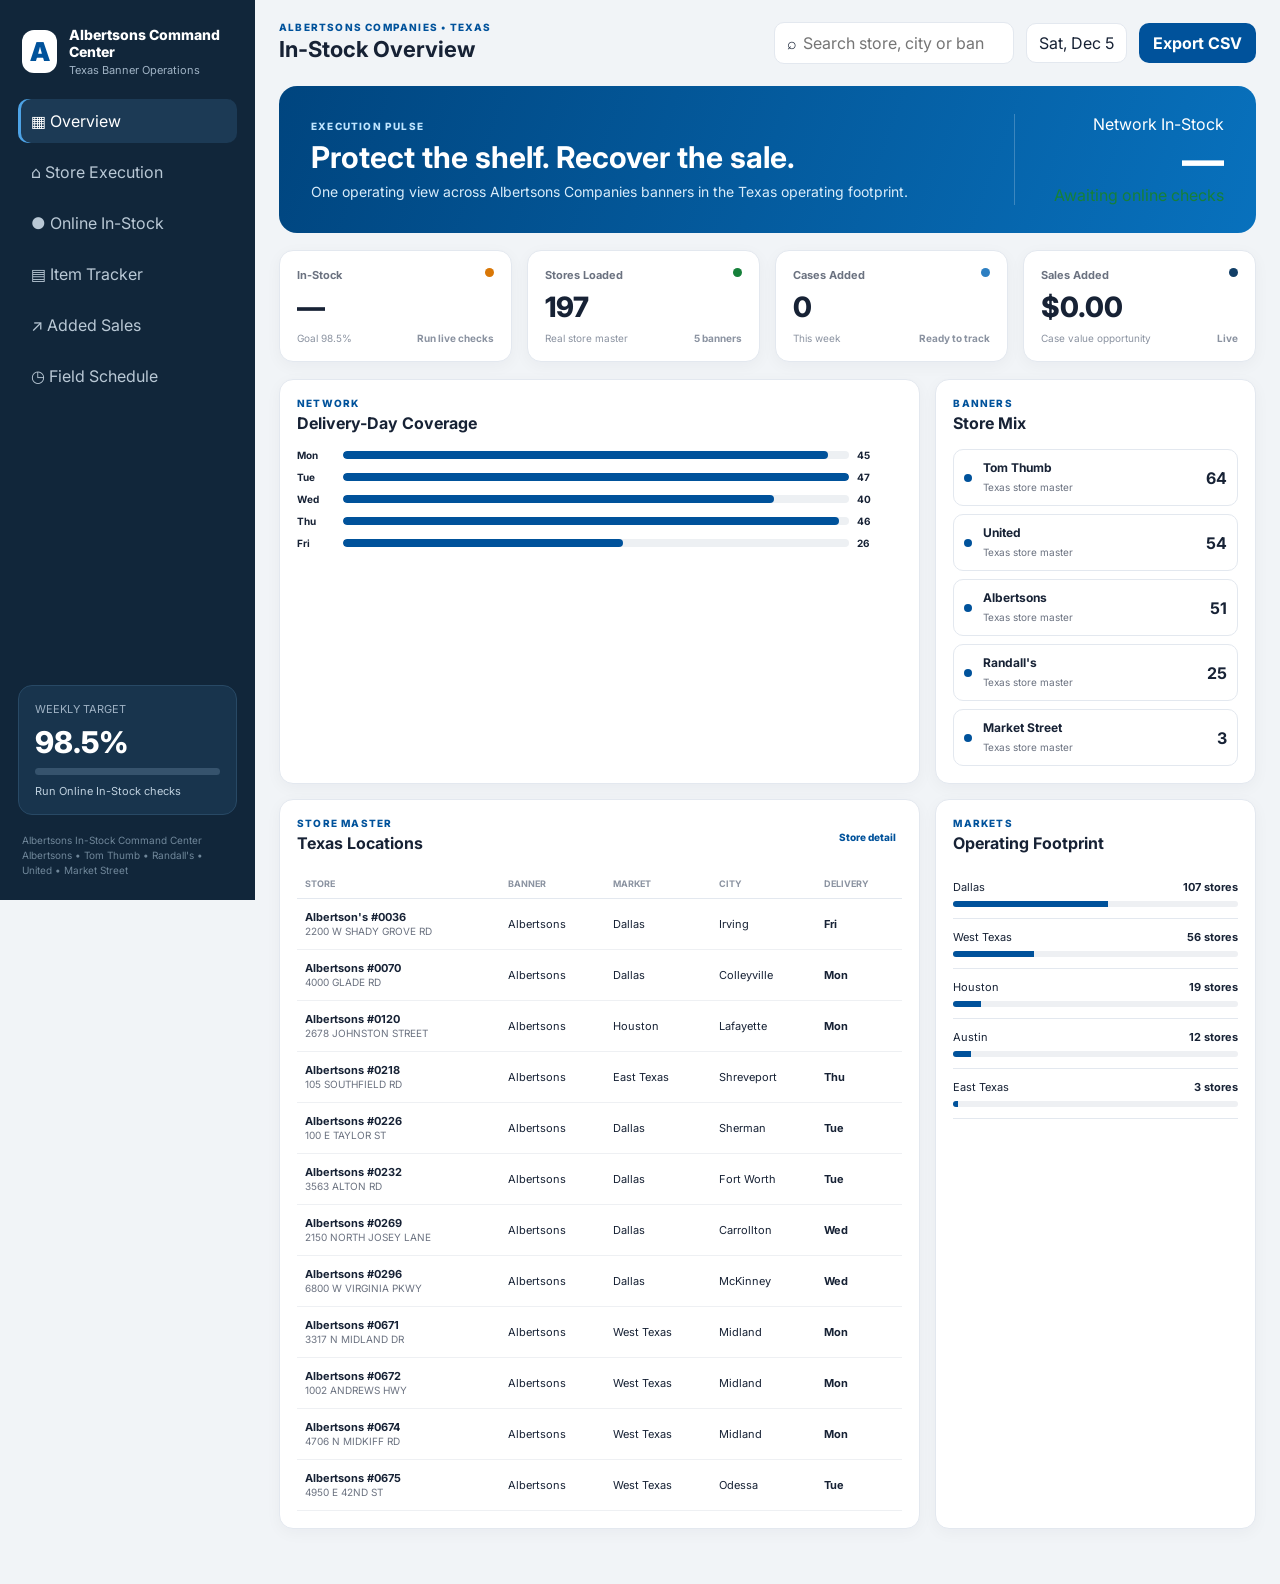
<file: index.html>
<!DOCTYPE html>
<html lang="en">
<head><meta charset="UTF-8"><meta name="viewport" content="width=device-width,initial-scale=1"><meta name="theme-color" content="#00529b"><title>Albertsons In-Stock Command Center</title><link rel="preconnect" href="https://fonts.googleapis.com"><link rel="preconnect" href="https://fonts.gstatic.com" crossorigin><link href="https://fonts.googleapis.com/css2?family=Inter:wght@400;500;600;700;800&display=swap" rel="stylesheet"><link rel="stylesheet" href="styles.css"></head>
<body><div class="app-shell"><aside class="sidebar" id="sidebar"><div class="brand-block"><div class="brand-mark">A</div><div><div class="brand-title">Albertsons Command Center</div><div class="brand-subtitle">Texas Banner Operations</div></div></div><nav class="nav"><button class="nav-item active" data-view="overview">▦ Overview</button><button class="nav-item" data-view="stores">⌂ Store Execution</button><button class="nav-item" data-view="online">● Online In-Stock</button><button class="nav-item" data-view="items">▤ Item Tracker</button><button class="nav-item" data-view="sales">↗ Added Sales</button><button class="nav-item" data-view="schedule">◷ Field Schedule</button></nav><div class="sidebar-card"><div class="sidebar-card-label">Weekly Target</div><div class="sidebar-card-value">98.5%</div><div class="progress-track"><div class="progress-fill" id="sidebarProgress"></div></div><div class="sidebar-card-foot" id="sidebarGap"></div></div><div class="sidebar-footer">Albertsons In-Stock Command Center<br><span>Albertsons • Tom Thumb • Randall's • United • Market Street</span></div></aside><main class="main-content"><header class="topbar"><div class="topbar-left"><button class="menu-btn" id="menuBtn">☰</button><div><div class="eyebrow">ALBERTSONS COMPANIES • TEXAS</div><h1 id="pageTitle">In-Stock Overview</h1></div></div><div class="topbar-actions"><label class="search-box">⌕ <input id="globalSearch" type="search" placeholder="Search store, city or banner…"></label><div class="date-chip" id="todayLabel"></div><button class="primary-btn" id="exportBtn">Export CSV</button></div></header>
<section class="view active" id="overviewView"><div class="hero-panel"><div><div class="hero-kicker">EXECUTION PULSE</div><h2>Protect the shelf. Recover the sale.</h2><p>One operating view across Albertsons Companies banners in the Texas operating footprint.</p></div><div class="hero-score"><div class="score-label">Network In-Stock</div><div class="score-value" id="heroInstock"></div><div class="score-delta positive" id="heroSub">Awaiting online checks</div></div></div><div class="kpi-grid"><article class="kpi-card"><div class="kpi-top">In-Stock <span class="status-dot amber"></span></div><div class="kpi-value" id="kpiInstock"></div><div class="kpi-foot">Goal 98.5% <strong id="kpiGap"></strong></div></article><article class="kpi-card"><div class="kpi-top">Stores Loaded <span class="status-dot green"></span></div><div class="kpi-value" id="kpiGreen"></div><div class="kpi-foot">Real store master <strong id="greenPct"></strong></div></article><article class="kpi-card"><div class="kpi-top">Cases Added <span class="status-dot blue"></span></div><div class="kpi-value" id="kpiCases">0</div><div class="kpi-foot">This week <strong id="caseTrend">Ready to track</strong></div></article><article class="kpi-card"><div class="kpi-top">Sales Added <span class="status-dot navy"></span></div><div class="kpi-value" id="kpiDollars">$0</div><div class="kpi-foot">Case value opportunity <strong id="dollarTrend">Live</strong></div></article></div><div class="content-grid"><article class="panel"><div class="panel-head"><div><div class="panel-kicker">NETWORK</div><h3>Delivery-Day Coverage</h3></div></div><div id="dowBars" class="bar-list"></div></article><article class="panel"><div class="panel-head"><div><div class="panel-kicker">BANNERS</div><h3>Store Mix</h3></div></div><div id="priorityList" class="priority-list"></div></article></div><div class="content-grid"><article class="panel"><div class="panel-head"><div><div class="panel-kicker">STORE MASTER</div><h3>Texas Locations</h3></div><button class="text-btn" data-jump="stores">Store detail</button></div><div class="table-wrap"><table><thead><tr><th>Store</th><th>Banner</th><th>Market</th><th>City</th><th>Delivery</th></tr></thead><tbody id="overviewStoreRows"></tbody></table></div></article><article class="panel"><div class="panel-head"><div><div class="panel-kicker">MARKETS</div><h3>Operating Footprint</h3></div></div><div id="marketMix" class="impact-list"></div></article></div></section>
<section class="view" id="storesView"><div class="section-intro"><div><div class="eyebrow">STORE EXECUTION</div><h2>Texas store master</h2><p>Filter the network by banner, market and city.</p></div><div class="filter-row"><select id="bannerFilter"><option value="all">All banners</option></select><select id="marketFilter"><option value="all">All markets</option></select><select id="cityFilter"><option value="all">All cities</option></select></div></div><article class="panel"><div class="table-wrap"><table class="data-table"><thead><tr><th>Store</th><th>Banner</th><th>Market</th><th>City</th><th>Address</th><th>Delivery</th><th>Online In-Stock</th><th>Execution</th></tr></thead><tbody id="storeRows"></tbody></table></div></article></section>
<section class="view" id="onlineView"><div class="section-intro"><div><div class="eyebrow">LIVE ONLINE SIGNAL</div><h2>Store × product availability</h2><p>Run the known CJ Schwan's product set against an Albertsons Companies store using the store-specific online inventory signal.</p></div><div class="filter-row"><select id="onlineBanner"><option value="albertsons">Albertsons</option><option value="tomthumb" selected>Tom Thumb</option><option value="randalls">Randall's</option><option value="united">United</option><option value="marketstreet">Market Street</option></select><input id="onlineStore" value="2963" placeholder="Store #" style="border:1px solid var(--line);border-radius:9px;padding:8px 10px"><button class="primary-btn" id="runOnline">Run Live Check</button></div></div><div class="kpi-grid"><article class="kpi-card"><div class="kpi-top">Products Found</div><div class="kpi-value" id="onlineFound">—</div></article><article class="kpi-card"><div class="kpi-top">Available</div><div class="kpi-value" id="onlineAvailable">—</div></article><article class="kpi-card"><div class="kpi-top">Unavailable</div><div class="kpi-value" id="onlineUnavailable">—</div></article><article class="kpi-card"><div class="kpi-top">Online In-Stock</div><div class="kpi-value" id="onlinePct">—</div></article></div><article class="panel"><div class="panel-head"><div><div class="panel-kicker">LIVE RESULT</div><h3 id="onlineTitle">Tom Thumb #2963</h3></div><span id="onlineStatus" class="pill watch">READY</span></div><div class="table-wrap"><table class="data-table"><thead><tr><th>Product</th><th>Product ID</th><th>UPC</th><th>Price</th><th>Aisle</th><th>Pickup</th><th>Delivery</th><th>In Store</th><th>Signal</th></tr></thead><tbody id="onlineRows"><tr><td colspan="9"><small>Run a live check to populate store-level availability.</small></td></tr></tbody></table></div></article></section>
<section class="view" id="itemsView"><div class="section-intro"><div><div class="eyebrow">ITEM TRACKER</div><h2>Close the item-level gap</h2><p>Set status, add cases, and automatically convert action into sales opportunity.</p></div><div class="filter-row"><select id="categoryFilter"><option value="all">All categories</option></select><select id="itemStatusFilter"><option value="all">All statuses</option><option>Open</option><option>Added</option><option>Verified</option></select></div></div><article class="panel"><div class="table-wrap"><table class="data-table item-table"><thead><tr><th>Priority</th><th>Item</th><th>Category</th><th>Store</th><th>In-Stock</th><th>Status</th><th>Qty Added</th><th>$/Case</th><th>Sales Added</th></tr></thead><tbody id="itemRows"></tbody></table></div></article></section>
<section class="view" id="salesView"><div class="section-intro"><div><div class="eyebrow">ADDED SALES</div><h2>Measure the intervention</h2><p>Cases added in Item Tracker roll directly into weekly case and dollar impact.</p></div></div><div class="kpi-grid"><article class="kpi-card"><div class="kpi-top">Total Cases</div><div class="kpi-value" id="salesCases">0</div></article><article class="kpi-card"><div class="kpi-top">Total $ Added</div><div class="kpi-value" id="salesDollars">$0</div></article><article class="kpi-card"><div class="kpi-top">Items Actioned</div><div class="kpi-value" id="salesItems">0</div></article><article class="kpi-card"><div class="kpi-top">Avg $ / Action</div><div class="kpi-value" id="salesAvg">$0</div></article></div><div class="content-grid"><article class="panel"><div class="panel-head"><div><div class="panel-kicker">WEEKLY IMPACT</div><h3>Sales Added by Day</h3></div></div><div class="chart-wrap"><canvas id="salesChart"></canvas></div></article><article class="panel"><div class="panel-head"><div><div class="panel-kicker">MIX</div><h3>Top Added Categories</h3></div></div><div id="categoryImpact" class="impact-list"></div></article></div><article class="panel sales-detail"><div class="panel-head"><div><div class="panel-kicker">ACTION DETAIL</div><h3>Where the added sales came from</h3></div></div><div class="table-wrap"><table><thead><tr><th>Item</th><th>Store</th><th>Category</th><th>Cases</th><th>$/Case</th><th>Sales Added</th></tr></thead><tbody id="salesDetailRows"></tbody></table></div></article></section>
<section class="view" id="scheduleView"><div class="section-intro"><div><div class="eyebrow">FIELD SCHEDULE</div><h2>Delivery rhythm</h2><p>Generated directly from the store-level delivery schedules you provided.</p></div></div><div class="schedule-grid" id="scheduleGrid"></div></section></main></div><div class="toast" id="toast"></div><script src="data/stores-albertsons.js"></script><script src="data/stores-tom-thumb.js"></script><script src="data/stores-randalls.js"></script><script src="data/stores-united.js"></script><script src="data/stores-market-street.js"></script><script src="data/products-cjs.js"></script><script src="data.js"></script><script src="app.js"></script></body></html>
</file>
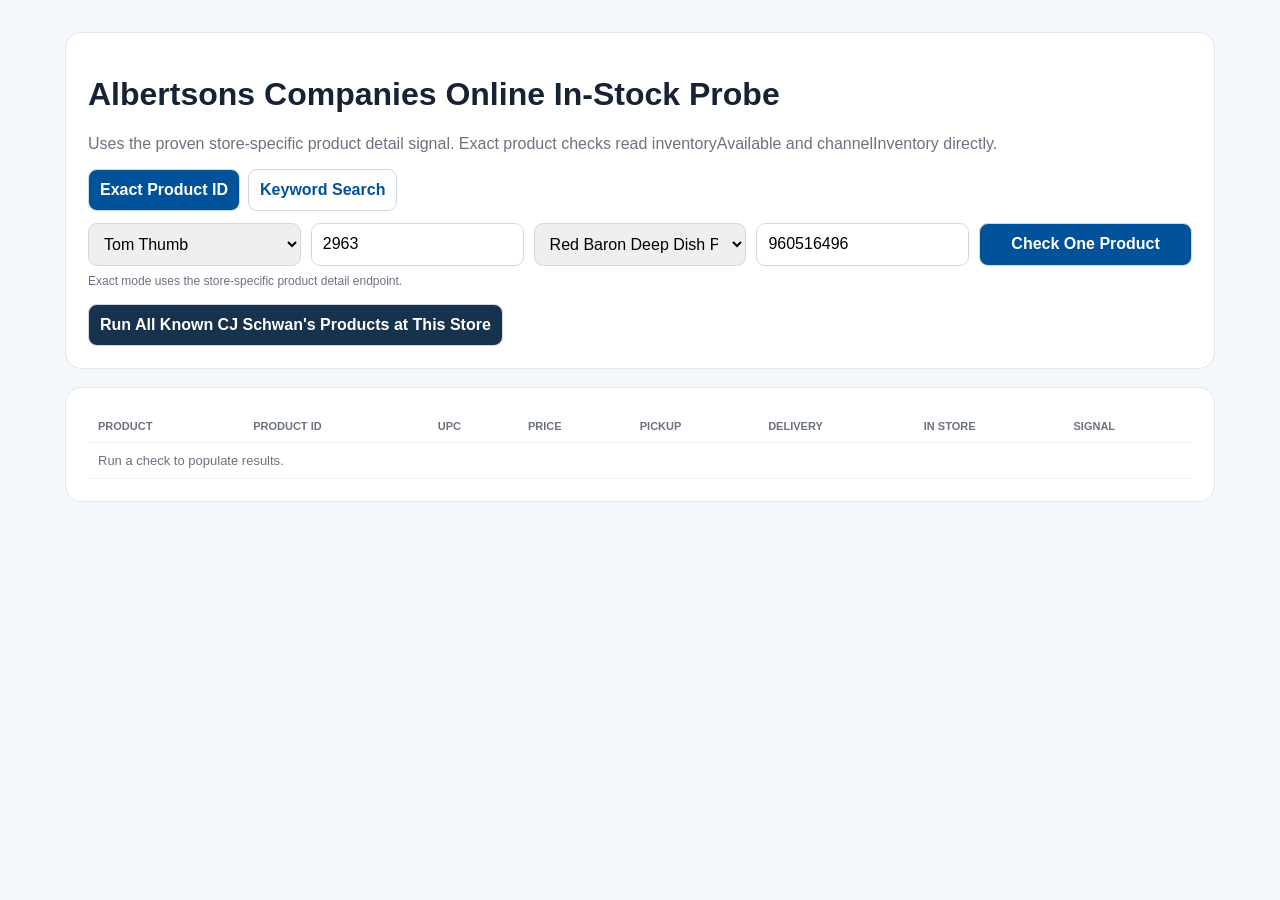
<file: probe.html>
<!doctype html><html><head><meta charset="utf-8"><meta name="viewport" content="width=device-width,initial-scale=1"><title>Albertsons Online Signal Probe</title><style>body{font-family:Inter,Arial,sans-serif;background:#f4f7fb;color:#172235;margin:0;padding:32px}.wrap{max-width:1150px;margin:auto}.card{background:#fff;border:1px solid #dfe7ef;border-radius:16px;padding:22px;margin-bottom:18px}.grid{display:grid;grid-template-columns:repeat(5,minmax(0,1fr));gap:10px}input,select,button{padding:11px;border:1px solid #cfd8e3;border-radius:9px;font:inherit}button{background:#00529b;color:white;font-weight:700;cursor:pointer}.secondary{background:#17324d}.status{font-weight:800}.good{color:#16803a}.bad{color:#b42318}.muted{color:#6b7280}.hint{font-size:12px;color:#6b7280;margin-top:8px}.summary{display:grid;grid-template-columns:repeat(4,1fr);gap:10px;margin-top:14px}.metric{border:1px solid #e3e8ef;border-radius:12px;padding:12px}.metric strong{display:block;font-size:24px;margin-top:5px}table{width:100%;border-collapse:collapse}th,td{text-align:left;padding:10px;border-bottom:1px solid #edf1f5;font-size:13px}th{font-size:11px;text-transform:uppercase;color:#6b7280}.mode{display:flex;gap:8px;flex-wrap:wrap;margin:12px 0}.mode button{background:#fff;color:#00529b}.mode button.active{background:#00529b;color:#fff}.pill{display:inline-block;padding:4px 7px;border-radius:999px;font-size:11px;font-weight:800}.pill.good{background:#e8f7ee}.pill.bad{background:#fde8ea}@media(max-width:820px){.grid,.summary{grid-template-columns:1fr 1fr}}@media(max-width:520px){.grid,.summary{grid-template-columns:1fr}}</style></head><body><div class="wrap"><div class="card"><h1>Albertsons Companies Online In-Stock Probe</h1><p class="muted">Uses the proven store-specific product detail signal. Exact product checks read inventoryAvailable and channelInventory directly.</p><div class="mode"><button class="active" id="modeExact">Exact Product ID</button><button id="modeKeyword">Keyword Search</button></div><div class="grid"><select id="banner"><option value="albertsons">Albertsons</option><option value="tomthumb" selected>Tom Thumb</option><option value="randalls">Randall's</option><option value="united">United</option><option value="marketstreet">Market Street</option></select><input id="store" value="2963" placeholder="Store #"><select id="preset"><option value="960516496">Red Baron Deep Dish Pepperoni — 960516496</option><option value="960225277">Bibigo Pork & Vegetable Mini Wontons — 960225277</option><option value="960225276">Bibigo Chicken & Vegetable Mini Wontons — 960225276</option></select><input id="q" value="960516496" placeholder="Product ID / keyword"><button id="run">Check One Product</button></div><div class="hint" id="hint">Exact mode uses the store-specific product detail endpoint.</div><p id="msg" class="status"></p><button class="secondary" id="runBatch">Run All Known CJ Schwan's Products at This Store</button><div class="summary" id="summary" style="display:none"><div class="metric">Products Found<strong id="found">0</strong></div><div class="metric">Available<strong id="available">0</strong></div><div class="metric">Unavailable<strong id="unavailable">0</strong></div><div class="metric">Online In-Stock<strong id="instock">—</strong></div></div></div><div class="card"><table><thead><tr><th>Product</th><th>Product ID</th><th>UPC</th><th>Price</th><th>Pickup</th><th>Delivery</th><th>In Store</th><th>Signal</th></tr></thead><tbody id="rows"><tr><td colspan="8" class="muted">Run a check to populate results.</td></tr></tbody></table></div></div><script src="data/products-cjs.js"></script><script>const $=s=>document.querySelector(s);let mode='exact';function setMode(m){mode=m;$('#modeExact').classList.toggle('active',m==='exact');$('#modeKeyword').classList.toggle('active',m==='keyword');$('#preset').style.display=m==='exact'?'block':'none';$('#q').value=m==='exact'?$('#preset').value:'Red Baron';$('#q').placeholder=m==='exact'?'Product ID':'Keyword';$('#hint').textContent=m==='exact'?'Exact mode uses the store-specific product detail endpoint.':'Keyword mode is for discovery only.'}$('#modeExact').onclick=()=>setMode('exact');$('#modeKeyword').onclick=()=>setMode('keyword');$('#preset').onchange=()=>{$('#q').value=$('#preset').value};function signal(x){return x.available?'AVAILABLE':String(x.inventoryAvailable)==='0'?'UNAVAILABLE':'UNKNOWN'}function row(x){const ci=x.channelInventory||{};return `<tr><td><strong>${x.name||'—'}</strong></td><td>${x.pid||x.productId||'—'}</td><td>${x.upc||'—'}</td><td>${x.price??'—'}</td><td>${ci.pickup??'—'}</td><td>${ci.delivery??'—'}</td><td>${ci.instore??'—'}</td><td><span class="pill ${x.available?'good':'bad'}">${signal(x)}</span></td></tr>`}async function run(){const b=$('#banner').value,s=$('#store').value.trim(),q=$('#q').value.trim();$('#summary').style.display='none';$('#msg').className='status';$('#msg').textContent='Checking…';$('#rows').innerHTML='<tr><td colspan="8" class="muted">Loading…</td></tr>';try{const params=new URLSearchParams({banner:b,storeId:s});if(mode==='exact')params.set('productId',q);else{params.set('q',q);params.set('rows','25')}const r=await fetch(`/api/availability?${params}`),d=await r.json();if(!d.ok)throw new Error(d.error+(d.detail?`: ${d.detail}`:''));const view=d.matched||d.results||[];$('#msg').className='status '+(view.length?'good':'bad');$('#msg').textContent=view.length?`${view.length} product result for store ${s}`:`No product result for store ${s}`;$('#rows').innerHTML=view.length?view.map(row).join(''):'<tr><td colspan="8" class="muted">No result.</td></tr>'}catch(e){$('#msg').className='status bad';$('#msg').textContent=e.message;$('#rows').innerHTML='<tr><td colspan="8" class="muted">Probe failed.</td></tr>'}}async function runBatch(){const b=$('#banner').value,s=$('#store').value.trim(),ids=(window.CJS_PRODUCTS||[]).map(x=>x.productId);$('#msg').className='status';$('#msg').textContent=`Checking ${ids.length} known products…`;$('#rows').innerHTML='<tr><td colspan="8" class="muted">Loading store × product matrix…</td></tr>';try{const p=new URLSearchParams({banner:b,storeId:s,products:ids.join(',')}),r=await fetch(`/api/batch-availability?${p}`),d=await r.json();if(!d.ok)throw new Error(d.error+(d.detail?`: ${d.detail}`:''));$('#summary').style.display='grid';$('#found').textContent=d.found;$('#available').textContent=d.available;$('#unavailable').textContent=d.unavailable;$('#instock').textContent=d.inStockPct==null?'—':`${d.inStockPct}%`;$('#msg').className='status good';$('#msg').textContent=`Batch complete for store ${s}: ${d.available} available of ${d.found} products found.`;$('#rows').innerHTML=d.results.map(x=>x.found?row(x):`<tr><td><strong>${(window.CJS_PRODUCTS||[]).find(p=>p.productId===x.productId)?.name||x.productId}</strong></td><td>${x.productId}</td><td colspan="5" class="muted">Not found for this store</td><td><span class="pill bad">NOT FOUND</span></td></tr>`).join('')}catch(e){$('#msg').className='status bad';$('#msg').textContent=e.message;$('#rows').innerHTML='<tr><td colspan="8" class="muted">Batch probe failed.</td></tr>'}}$('#run').onclick=run;$('#runBatch').onclick=runBatch;</script></body></html>
</file>
<file: styles.css>
:root{--brand:#00529b;--brand2:#003f78;--ink:#172235;--muted:#6b7280;--line:#e3e8ef;--green:#16803a;--amber:#d97706;--blue:#2d7fc2;--navy:#123f67}*{box-sizing:border-box}html,body{margin:0;max-width:100%;overflow-x:hidden;font-family:Inter,system-ui,sans-serif;color:var(--ink);background:#f1f4f7}button,input,select{font:inherit}.app-shell{display:flex;min-height:100vh;max-width:100vw}.sidebar{width:255px;background:#11263a;color:#fff;padding:22px 18px;position:fixed;inset:0 auto 0 0;display:flex;flex-direction:column;z-index:20}.brand-block{display:flex;gap:12px;align-items:center;padding:4px 4px 22px}.brand-mark{width:43px;height:43px;background:#fff;color:var(--brand);border-radius:12px;display:grid;place-items:center;font-size:26px;font-weight:900}.brand-title{font-weight:800;font-size:14px}.brand-subtitle{font-size:11px;color:#9fb2c4;margin-top:3px}.nav{display:grid;gap:7px}.nav-item{border:0;background:transparent;color:#b9c8d5;text-align:left;padding:12px 13px;border-radius:10px;cursor:pointer}.nav-item:hover,.nav-item.active{background:#1c3a55;color:#fff}.nav-item.active{box-shadow:inset 3px 0 0 #4da3e6}.sidebar-card{margin-top:auto;background:#18344d;border:1px solid #284965;border-radius:14px;padding:16px}.sidebar-card-label{font-size:11px;color:#9fb2c4;text-transform:uppercase}.sidebar-card-value{font-size:30px;font-weight:800;margin:8px 0}.progress-track{height:7px;background:#36536d;border-radius:99px;overflow:hidden}.progress-fill{height:100%;background:#57a9e7}.sidebar-card-foot{font-size:11px;color:#bed0de;margin-top:9px}.sidebar-footer{font-size:10px;color:#70879a;padding:18px 4px 0;line-height:1.5}.main-content{margin-left:255px;width:calc(100vw - 255px);min-width:0;padding:0 24px 40px;overflow:hidden}.topbar{height:86px;display:flex;align-items:center;justify-content:space-between;gap:20px}.topbar-left,.topbar-actions{display:flex;align-items:center;gap:12px;min-width:0}.eyebrow,.panel-kicker,.hero-kicker{font-size:10px;font-weight:800;letter-spacing:.12em;color:var(--brand);text-transform:uppercase}.topbar h1{font-size:22px;margin:3px 0}.menu-btn{display:none}.search-box,.date-chip{background:#fff;border:1px solid var(--line);border-radius:10px;padding:9px 12px}.search-box input{border:0;outline:0;width:200px}.primary-btn{border:0;background:var(--brand);color:#fff;border-radius:10px;padding:10px 14px;font-weight:700;cursor:pointer}.view{display:none;min-width:0}.view.active{display:block}.hero-panel{background:linear-gradient(110deg,#00457f,#0871bd);color:#fff;border-radius:18px;padding:28px 32px;display:flex;justify-content:space-between;align-items:center}.hero-panel h2{font-size:30px;margin:7px 0 8px}.hero-panel p{max-width:650px;color:#d8ecfa;margin:0;font-size:14px}.hero-kicker{color:#bfe5ff}.hero-score{text-align:right;min-width:210px;border-left:1px solid #ffffff38;padding-left:28px}.score-value{font-size:42px;font-weight:800}.kpi-grid{display:grid;grid-template-columns:repeat(4,minmax(0,1fr));gap:15px;margin:17px 0}.kpi-card,.panel{min-width:0;background:#fff;border:1px solid var(--line);border-radius:14px;box-shadow:0 4px 16px #1722350a}.kpi-card,.panel{padding:17px}.kpi-top{display:flex;justify-content:space-between;color:var(--muted);font-size:11px;font-weight:700}.status-dot{width:9px;height:9px;border-radius:50%}.green{background:var(--green)}.amber{background:var(--amber)}.blue{background:var(--blue)}.navy{background:var(--navy)}.kpi-value{font-size:28px;font-weight:800;margin:8px 0}.kpi-foot{font-size:10px;color:#8b93a1;display:flex;justify-content:space-between}.content-grid{display:grid;grid-template-columns:minmax(0,2fr) minmax(260px,1fr);gap:15px;margin-bottom:15px}.panel-head{display:flex;align-items:center;justify-content:space-between;margin-bottom:12px}.panel-head h3{font-size:16px;margin:4px 0}.chart-wrap{height:240px;min-width:0}.chart-wrap canvas{width:100%;height:100%}.priority-list{display:grid;gap:8px}.priority-item{display:grid;grid-template-columns:9px 1fr auto;gap:10px;align-items:center;padding:10px;border:1px solid var(--line);border-radius:10px}.priority-dot{width:8px;height:8px;border-radius:50%;background:var(--brand)}.priority-main strong{font-size:12px;display:block}.priority-main span,small{font-size:10px;color:var(--muted)}.text-btn{border:0;background:transparent;color:var(--brand);font-size:10px;font-weight:800;cursor:pointer}.table-wrap{width:100%;max-width:100%;overflow-x:auto;overscroll-behavior-inline:contain}table{width:100%;border-collapse:collapse;min-width:560px}th{text-align:left;font-size:9px;text-transform:uppercase;color:#8b93a1;padding:9px 8px;border-bottom:1px solid var(--line);white-space:nowrap}td{padding:11px 8px;border-bottom:1px solid #eef0f3;font-size:11px}.pill{display:inline-flex;padding:4px 7px;border-radius:99px;font-size:9px;font-weight:800}.pill.green{background:#e8f7ee;color:#146c35}.pill.watch{background:#fff4db;color:#a45b06}.pill.critical{background:#fde8ea;color:#a4141c}.bar-list{display:grid;gap:10px}.bar-row{display:grid;grid-template-columns:38px 1fr 45px;align-items:center;gap:8px;font-size:10px}.bar-track{height:8px;background:#edf0f3;border-radius:99px;overflow:hidden}.bar-fill{height:100%;background:var(--brand);border-radius:99px}.section-intro{display:flex;justify-content:space-between;align-items:flex-end;gap:20px;margin:8px 0 18px}.section-intro h2{font-size:28px;margin:5px 0}.section-intro p{margin:0;color:var(--muted);font-size:13px}.filter-row{display:flex;gap:8px}.filter-row select,.data-table select{border:1px solid var(--line);background:#fff;border-radius:9px;padding:8px 10px;font-size:11px}.data-table{min-width:900px}.item-table{min-width:1120px}.item-table th:nth-child(2),.item-table td:nth-child(2){min-width:260px}.item-table th:nth-child(4),.item-table td:nth-child(4){min-width:185px}.item-table th:nth-child(8),.item-table td:nth-child(8),.item-table th:nth-child(9),.item-table td:nth-child(9){text-align:right;white-space:nowrap}.money{font-weight:800}.positive{color:var(--green)}.negative{color:#b42318}.impact-item{padding:11px 0;border-bottom:1px solid var(--line)}.impact-top{display:flex;justify-content:space-between;font-size:11px}.impact-bar{height:6px;background:#eef0f3;margin-top:7px;border-radius:99px;overflow:hidden}.impact-bar div{height:100%;background:var(--brand)}.sales-detail{margin-top:15px}.schedule-grid{display:grid;grid-template-columns:repeat(7,minmax(0,1fr));gap:10px}.schedule-day{background:#fff;border:1px solid var(--line);border-radius:13px;padding:13px;min-height:230px}.schedule-day h3{font-size:12px;margin:0}.schedule-date{font-size:9px;color:var(--muted);margin-bottom:12px}.schedule-event{border-left:3px solid var(--brand);background:#f6f9fc;padding:8px;margin:7px 0;border-radius:7px}.schedule-event strong{font-size:10px;display:block}.schedule-event span{font-size:9px;color:var(--muted)}.toast{position:fixed;right:24px;bottom:24px;background:#172235;color:#fff;padding:12px 16px;border-radius:10px;font-size:11px;opacity:0;transform:translateY(8px);transition:.2s}.toast.show{opacity:1;transform:none}@media(max-width:1250px){.main-content{padding-left:18px;padding-right:18px}.topbar{gap:10px}.search-box input{width:150px}.kpi-grid{gap:10px}.kpi-card{padding:14px}.kpi-value{font-size:25px}}@media(max-width:1050px){.kpi-grid{grid-template-columns:repeat(2,minmax(0,1fr))}.schedule-grid{grid-template-columns:repeat(4,1fr)}.content-grid{grid-template-columns:1fr}.topbar-actions .date-chip{display:none}}@media(max-width:800px){.sidebar{transform:translateX(-100%)}.sidebar.open{transform:none}.main-content{margin-left:0;width:100%;padding:0 14px 30px}.menu-btn{display:block}.search-box{display:none}.content-grid{grid-template-columns:1fr}.schedule-grid{grid-template-columns:repeat(2,1fr)}.section-intro{align-items:flex-start;flex-direction:column}.hero-panel{display:block}.hero-score{text-align:left;border:0;border-top:1px solid #ffffff38;padding:15px 0 0;margin-top:18px}}@media(max-width:520px){.kpi-grid{grid-template-columns:1fr 1fr;gap:8px}.schedule-grid{grid-template-columns:1fr}.panel{padding:13px}.topbar h1{font-size:18px}.primary-btn{padding:9px 10px}}
</file>
